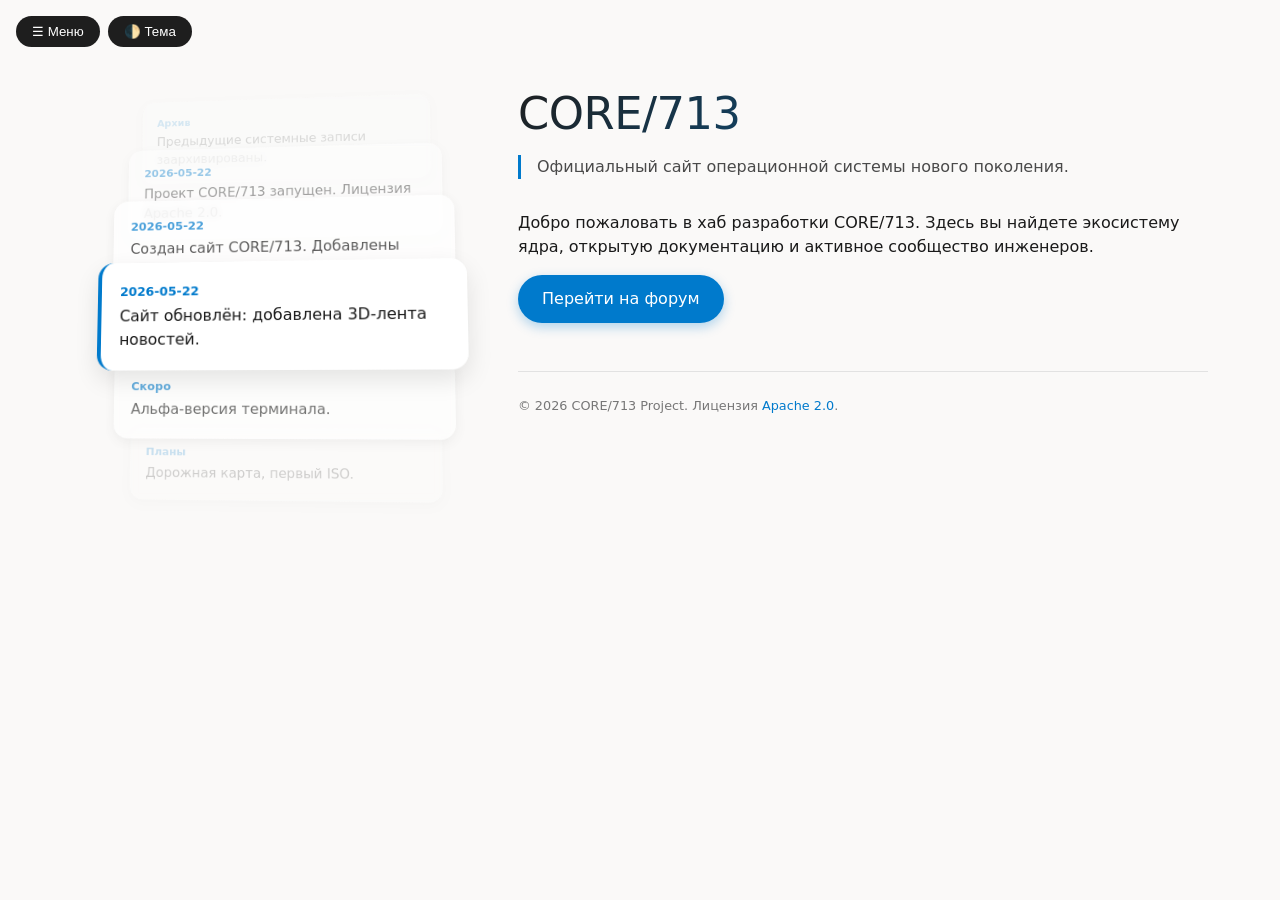
<file: website/index.html>
<!-- magoo@magoo32.com - 2024-06-01 */
/* I have tried to use RUS comments but please excuse bad translation */
/* Я постарался использовать комментарии на русском языке, но прошу прощения за некачественный перевод    -->

<!DOCTYPE html>
<html lang="ru">
<head>
    <meta charset="UTF-8">
    <meta name="viewport" content="width=device-width, initial-scale=1.0">
    <title>CORE/713 — официальный сайт</title>
    <link rel="stylesheet" href="style.css">
</head>
<body>

    <!-- КНОПКИ УПРАВЛЕНИЯ / INTERFACE TOGGLES -->
    <div class="controls">
        <button class="menu-btn" id="menuToggle">☰ Меню</button>
        <button class="theme-btn" id="themeToggle">🌓 Тема</button>
    </div>

    <!-- БОКОВОЕ МЕНЮ / SIDEBAR NAVIGATION -->
    <aside class="sidebar" id="sidebar">
        <h3>CORE/713 Navigation</h3>
        <nav>
            <a href="#about">О проекте</a>
            <a href="#forum">Форум</a>
            <a href="#docs">Документация</a>
            <a href="#download">Скачать ISO</a>
        </nav>
    </aside>

    <!-- ОСНОВНОЙ КОНТЕЙНЕР / MAIN CONTAINER -->
    <main class="container">
        
        <!-- ЛЕВАЯ КОЛОНКА — ИЗОГНУТАЯ ЛЕНТА 3D / LEFT COLUMN — 3D RIBBON -->
        <section class="news-ribbon">
            <div class="ribbon">
                
                <div class="ribbon-item item-0">
                    <div class="news-date">Планы</div>
                    <p class="news-text">Дорожная карта, первый ISO.</p>
                </div>

                <div class="ribbon-item item-1">
                    <div class="news-date">Скоро</div>
                    <p class="news-text">Альфа-версия терминала.</p>
                </div>

                <div class="ribbon-item item-2">
                    <div class="news-date">2026-05-22</div>
                    <p class="news-text">Сайт обновлён: добавлена 3D-лента новостей.</p>
                </div>

                <div class="ribbon-item item-3">
                    <div class="news-date">2026-05-22</div>
                    <p class="news-text">Создан сайт CORE/713. Добавлены форум и доки.</p>
                </div>

                <div class="ribbon-item item-4">
                    <div class="news-date">2026-05-22</div>
                    <p class="news-text">Проект CORE/713 запущен. Лицензия Apache 2.0.</p>
                </div>

                <div class="ribbon-item item-5">
                    <div class="news-date">Архив</div>
                    <p class="news-text">Предыдущие системные записи заархивированы.</p>
                </div>

            </div>
        </section>

        <!-- ПРАВАЯ КОЛОНКА / RIGHT COLUMN (MAIN CONTENT) -->
        <section class="main-content">
            <h1>CORE/713</h1>
            <div class="status">Официальный сайт операционной системы нового поколения.</div>
            
            <p>Добро пожаловать в хаб разработки CORE/713. Здесь вы найдете экосистему ядра, открытую документацию и активное сообщество инженеров.</p>
            
            <a href="#forum" class="forum-button">Перейти на форум</a>
            
            <hr>
            <footer>
                <p>&copy; 2026 CORE/713 Project. Лицензия <a href="#">Apache 2.0</a>.</p>
            </footer>
        </section>

    </main>

    <script src="script.js"></script>
</body>
</html>
</file>
<file: website/style.css>
/* magoo@magoo32.com - 2024-06-01 */
/* I have tried to use RUS comments but please excuse bad translation */
/* Я постарался использовать комментарии на русском языке, но прошу прощения за некачественный перевод */

/* ГЛОБАЛЬНЫЕ СТИЛИ / GLOBAL RESET */
* {
    margin: 0;
    padding: 0;
    box-sizing: border-box;
}

body {
    background: #faf9f8;
    font-family: 'Inter', 'Segoe UI', system-ui, sans-serif;
    color: #1a1a1a;
    line-height: 1.5;
    overflow-x: hidden;
    transition: background 0.3s, color 0.3s;
}

/* УПРАВЛЕНИЕ ИНТЕРФЕЙСОМ / UI CONTROLS */
.controls {
    position: fixed;
    top: 1rem;
    left: 1rem;
    display: flex;
    gap: 0.5rem;
    z-index: 1100;
}
.menu-btn, .theme-btn {
    background: #1e1e1e;
    color: white;
    border: none;
    padding: 8px 16px;
    border-radius: 20px;
    cursor: pointer;
    font-weight: 500;
    transition: opacity 0.2s;
}
.menu-btn:hover, .theme-btn:hover {
    opacity: 0.9;
}

/* ДВЕ КОЛОНКИ / TWO-COLUMN GRID LAYOUT */
.container {
    display: flex;
    max-width: 1200px;
    margin: 5rem auto 2rem;
    gap: 2rem;
    padding: 0 2rem;
}

/* ЛЕВАЯ КОЛОНКА — ИЗОГНУТАЯ ЛЕНТА 3D / 3D RIBBON STYLING */
.news-ribbon {
    flex: 1.2;
    perspective: 800px;
    height: 500px;
    display: flex;
    justify-content: center;
    align-items: center;
}
.ribbon {
    width: 100%;
    height: 400px;
    position: relative;
    transform-style: preserve-3d;
    transform: rotateX(5deg) rotateY(-5deg);
}
.ribbon-item {
    position: absolute;
    width: 90%;
    left: 5%;
    background: white;
    padding: 1.2rem;
    border-radius: 16px;
    box-shadow: 0 4px 12px rgba(0,0,0,0.08);
    transition: all 0.3s ease;
    backdrop-filter: blur(4px);
}
.news-date {
    font-size: 0.8rem;
    font-weight: bold;
    color: #007acc;
    margin-bottom: 0.25rem;
}

/* Позиционирование элементов на изогнутой ленте / 3D Ribbon depth map */
.item-0 { bottom: 5%; opacity: 0.2; transform: translateZ(-50px) scale(0.88); }
.item-1 { bottom: 22%; opacity: 0.6; transform: translateZ(-25px) scale(0.94); }
.item-2 { bottom: 40%; opacity: 1; transform: translateZ(0px) scale(1); border-left: 4px solid #007acc; box-shadow: 0 10px 25px rgba(0,0,0,0.1); }
.item-3 { bottom: 58%; opacity: 0.7; transform: translateZ(-20px) scale(0.95); }
.item-4 { bottom: 74%; opacity: 0.4; transform: translateZ(-40px) scale(0.90); }
.item-5 { bottom: 90%; opacity: 0.15; transform: translateZ(-60px) scale(0.85); }

/* ПРАВАЯ КОЛОНКА (ОСНОВНОЙ КОНТЕНТ) / MAIN SECTION CONTENT */
.main-content {
    flex: 2;
}
h1 {
    font-size: 2.8rem;
    font-weight: 500;
    letter-spacing: -0.5px;
    background: linear-gradient(135deg, #1e1e1e, #007acc);
    background-clip: text;
    -webkit-background-clip: text;
    color: transparent;
    margin-bottom: 0.5rem;
}
.status {
    font-size: 1rem;
    color: #4a4a4a;
    margin-bottom: 2rem;
    border-left: 3px solid #007acc;
    padding-left: 1rem;
}
.forum-button {
    display: inline-block;
    background: #007acc;
    color: white;
    padding: 12px 24px;
    border-radius: 40px;
    text-decoration: none;
    font-weight: 500;
    transition: transform 0.2s, box-shadow 0.2s;
    box-shadow: 0 4px 12px rgba(0,122,204,0.3);
    margin: 1rem 0;
}
.forum-button:hover {
    transform: translateY(-2px);
    box-shadow: 0 6px 16px rgba(0,122,204,0.4);
}
hr {
    margin: 2rem 0 1.5rem;
    border: none;
    border-top: 1px solid #e2e2e2;
}
footer {
    font-size: 0.8rem;
    color: #777;
}
a {
    color: #007acc;
    text-decoration: none;
}
a:hover {
    text-decoration: underline;
}

/* БОКОВОЕ МЕНЮ / SIDEBAR STYLING */
.sidebar {
    position: fixed;
    top: 0;
    left: -300px;
    width: 280px;
    height: 100%;
    background: rgba(255, 255, 255, 0.96);
    backdrop-filter: blur(8px);
    border-right: 1px solid rgba(0,0,0,0.05);
    transition: left 0.4s cubic-bezier(0.2, 0.9, 0.4, 1.1);
    z-index: 1000;
    padding: 5rem 1.5rem 2rem;
}
.sidebar.open {
    left: 0;
}
.sidebar h3 {
    font-size: 1.2rem;
    font-weight: 500;
    margin-bottom: 2rem;
    color: #007acc;
}
.sidebar nav {
    display: flex;
    flex-direction: column;
    gap: 1.2rem;
}
.sidebar a {
    color: #1e1e1e;
    font-size: 1.05rem;
}

/* ТЁМНАЯ ТЕМА / DARK THEME OVERRIDES */
body.dark {
    background: #121212;
    color: #ddd;
}
body.dark .menu-btn, body.dark .theme-btn {
    background: #ffffff;
    color: #121212;
}
body.dark .sidebar {
    background: rgba(30, 30, 30, 0.96);
    border-right-color: #2a2a2a;
}
body.dark .sidebar a {
    color: #ddd;
}
body.dark .ribbon-item {
    background: #1e1e1e;
    color: #ccc;
    box-shadow: 0 4px 12px rgba(0,0,0,0.4);
}
body.dark .item-2 {
    background: #252526;
    color: white;
    border-left-color: #66b0ff;
}
body.dark h1 {
    background: linear-gradient(135deg, #ffffff, #66b0ff);
    background-clip: text;
    -webkit-background-clip: text;
    color: transparent;
}
body.dark .status {
    color: #aaa;
    border-left-color: #66b0ff;
}
body.dark .forum-button {
    background: #0f5b9c;
    box-shadow: 0 4px 12px rgba(15,91,156,0.4);
}
body.dark hr {
    border-color: #2a2a2a;
}

/* АДАПТАЦИЯ ДЛЯ МОБИЛЬНЫХ / MOBILE RESPONSIVE MEDIA QUERY */
@media (max-width: 750px) {
    .container {
        flex-direction: column;
        margin-top: 5rem;
    }
    .news-ribbon {
        height: auto;
        perspective: none;
    }
    .ribbon {
        transform: none;
        height: auto;
        display: flex;
        flex-direction: column;
        gap: 1rem;
    }
    .ribbon-item {
        position: static;
        opacity: 1 !important;
        transform: none !important;
        width: 100%;
    }
}
</file>
